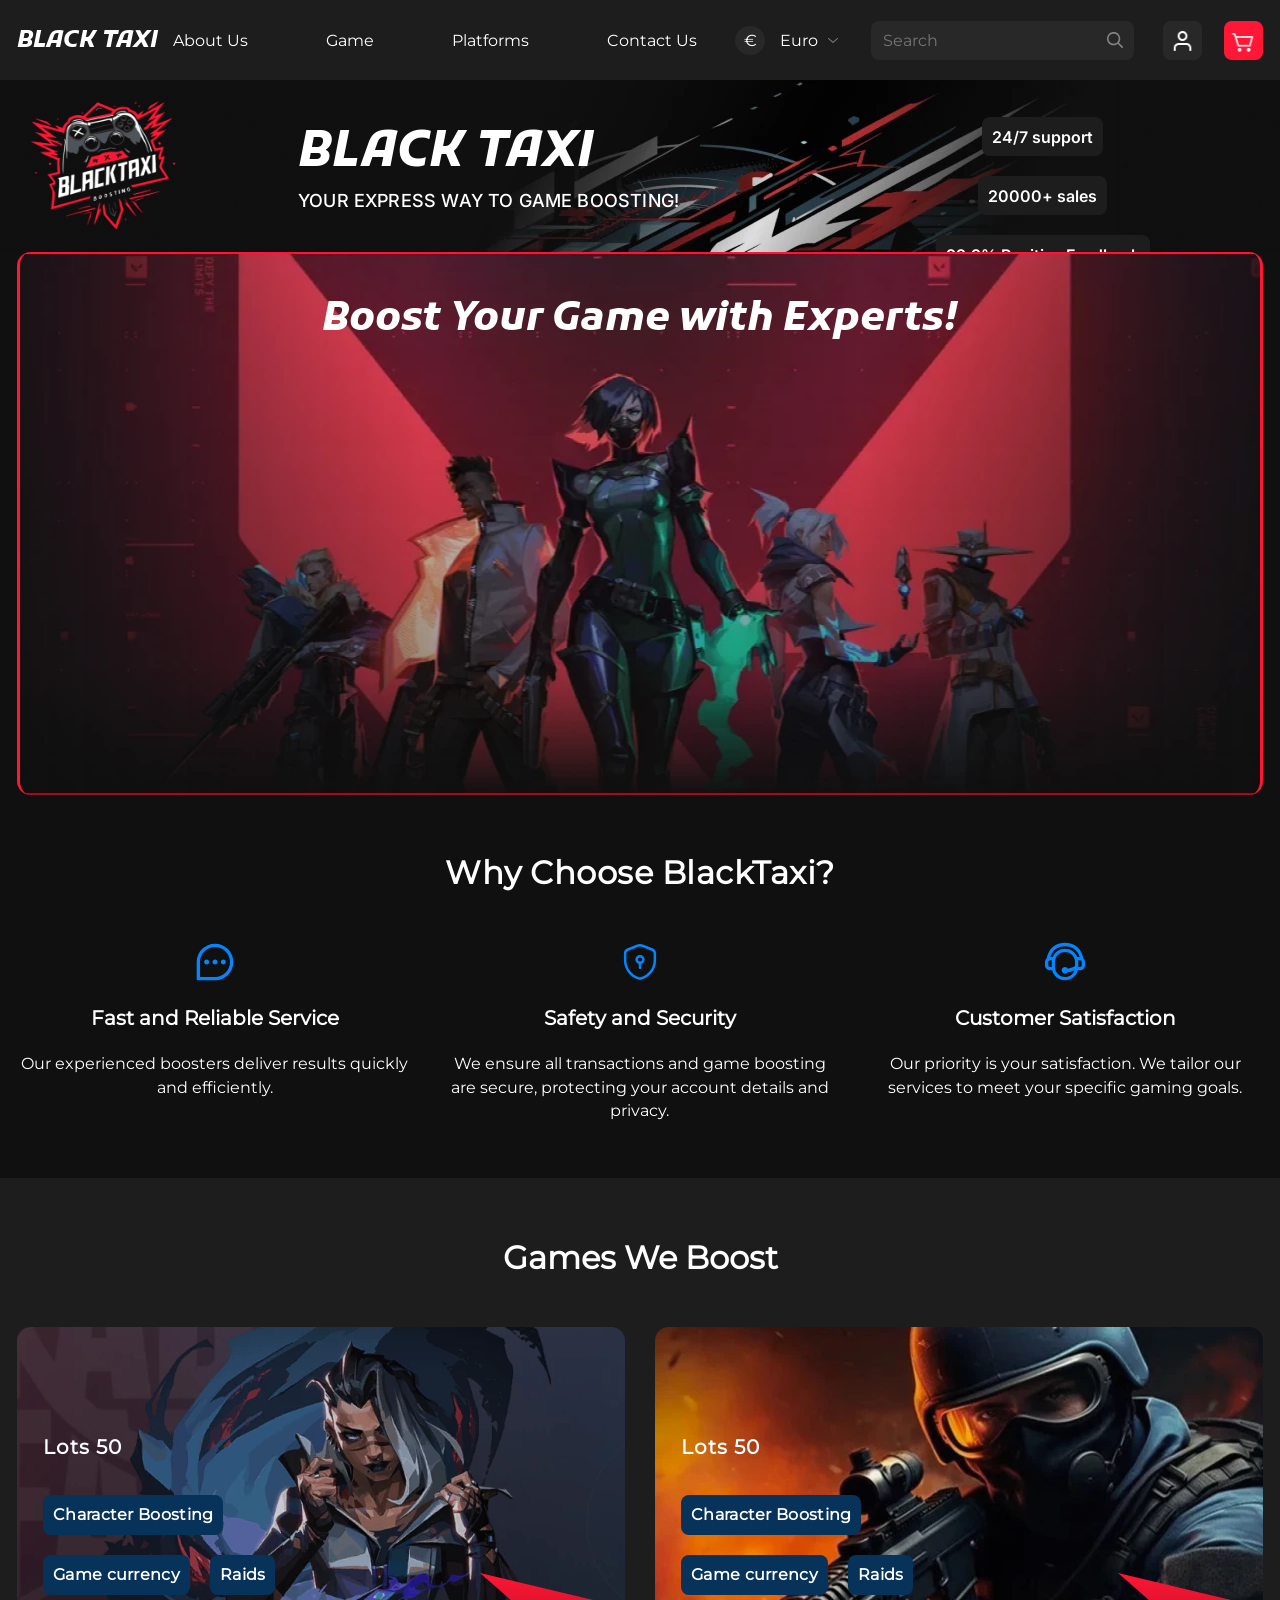
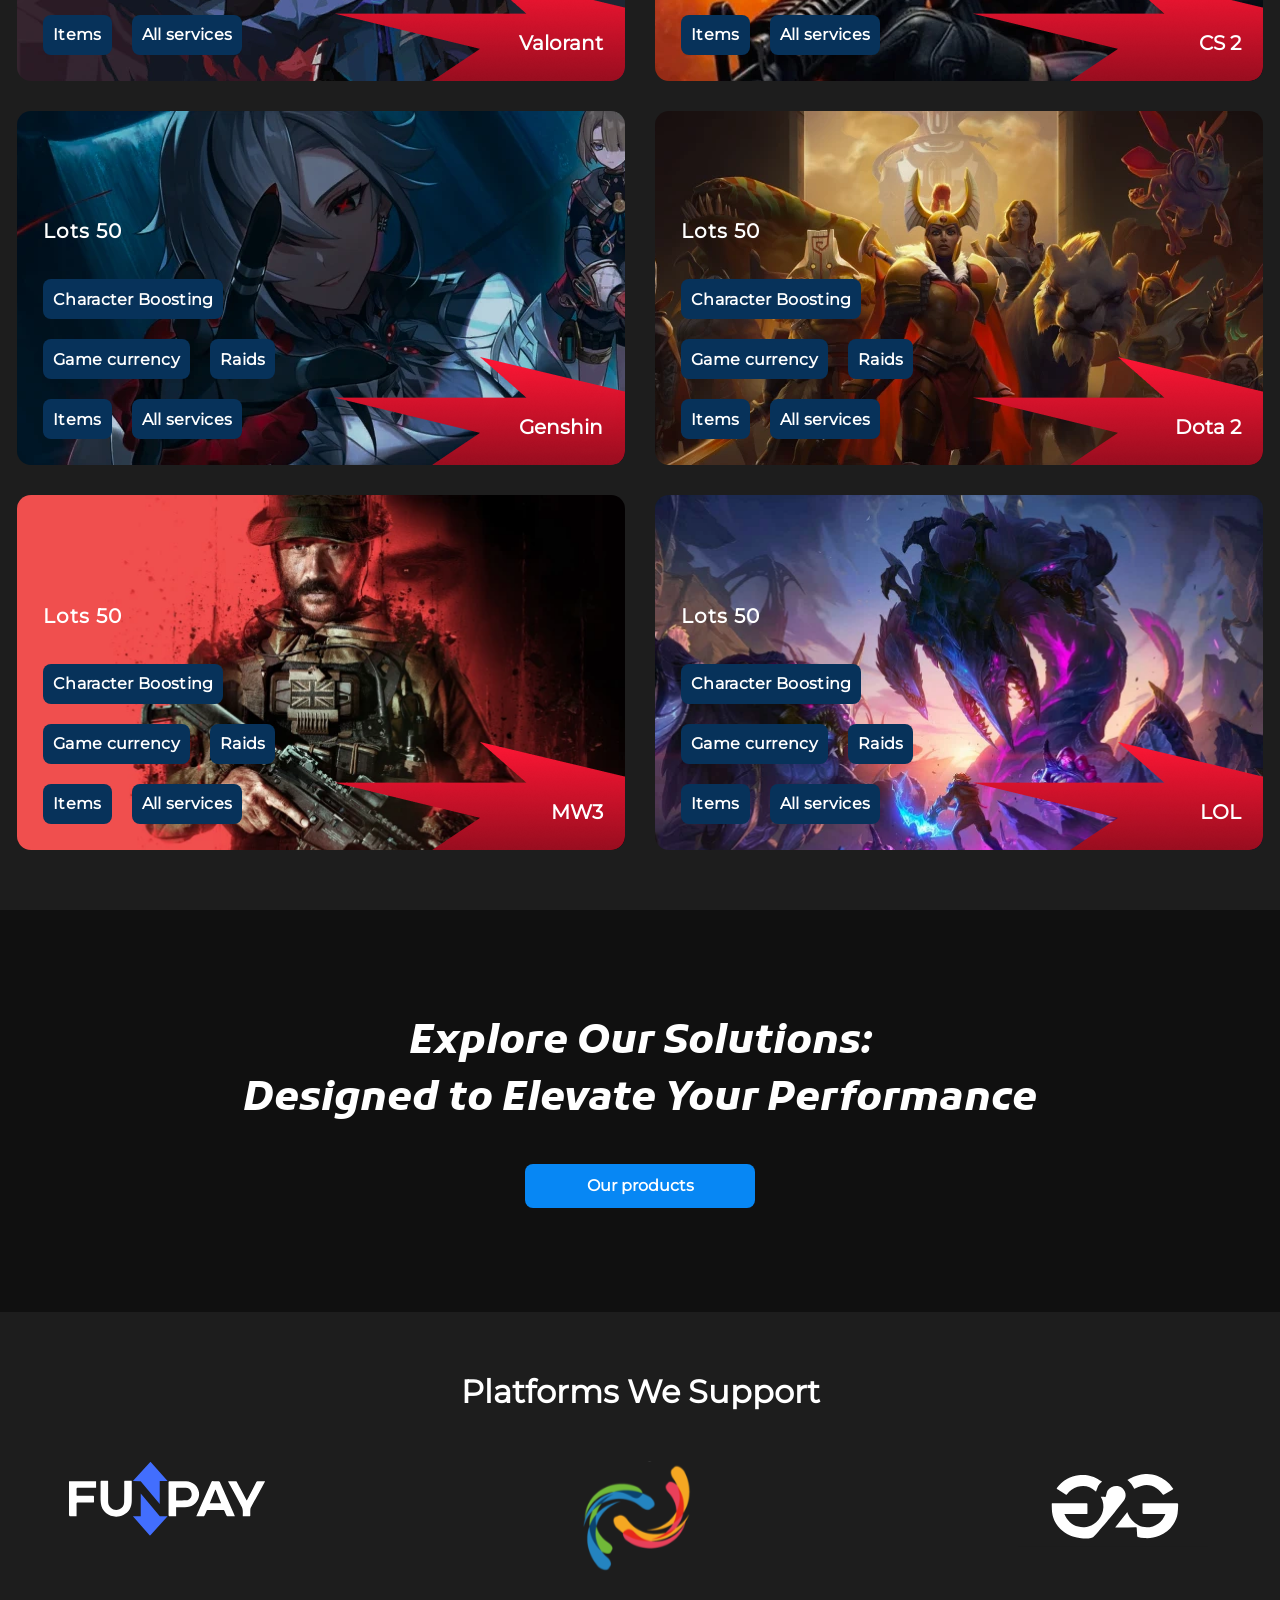
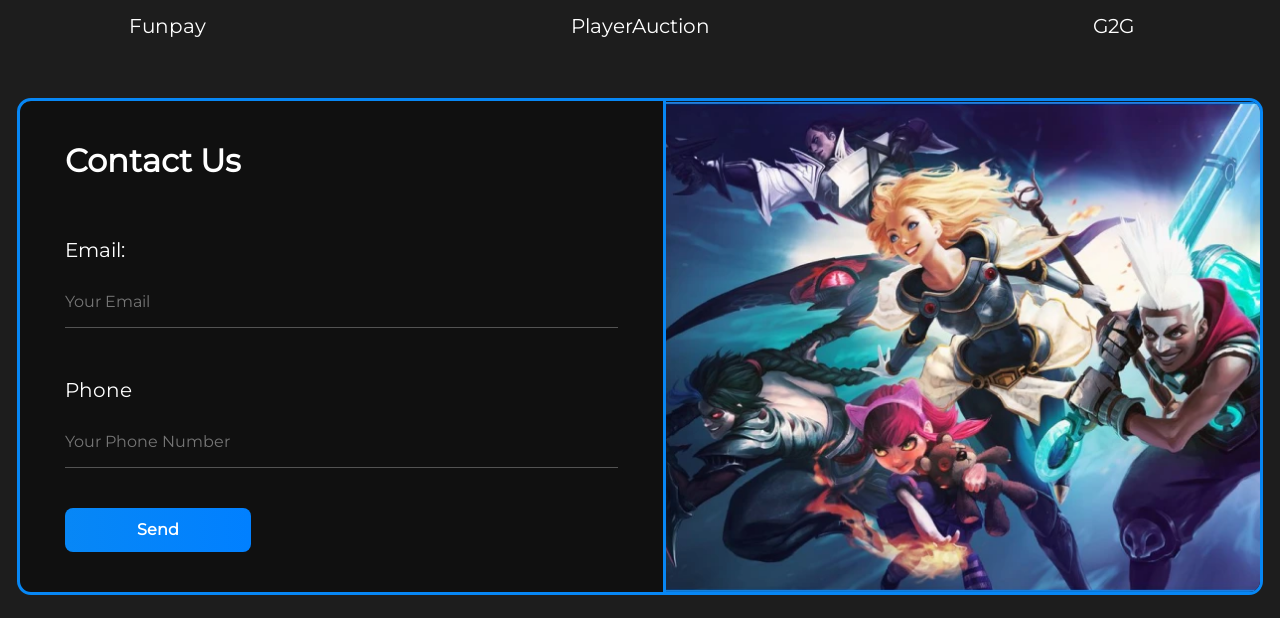
<file: index.html>
<!DOCTYPE html>
<html lang="en">
<head>
  <meta charset="UTF-8">
  <meta name="viewport" content="width=device-width, initial-scale=1.0">
  <title>Black taxi</title>
  <link rel="stylesheet" href="src/css/style.css">
  <link rel="stylesheet" href="src/css/media.css">
  <link rel="preconnect" href="https://fonts.googleapis.com">
  <link rel="preconnect" href="https://fonts.gstatic.com" crossorigin>
  <link href="https://fonts.googleapis.com/css2?family=Inter:wght@100..900&display=swap" rel="stylesheet">
  <link rel="icon" type="image/png" href="src/img/svg/logo.svg">
</head>
<body class="body">
<header class="header">
  <div class="container header__container">
    <button class="header__burger">
      <span class="header__burger-line"></span>
      <span class="header__burger-line"></span>
      <span class="header__burger-line"></span>
    </button>
    <a class="header__logo-link" href="#">
    <div class="header__logo-name">
      BLACK TAXI
    </div>
    </a>
    <nav class="header__nav">
      <div class="header__nav-buttons">
        <a class="header__link-button" href="#">
          <div class="header__nav-button">
            About Us
          </div>
        </a>
        <a class="header__link-button" href="#games-boost">
          <div class="header__nav-button">
            Game
          </div>
        </a>
        <a class="header__link-button" href="#platforms">
          <div class="header__nav-button">
            Platforms
          </div>
        </a>
        <a class="header__link-button" href="#contact-us">
          <div class="header__nav-button">
            Contact Us
          </div>
        </a>
      </div>
    </nav>
    <div class="header__currency">
      <div class="header__currency-sign">€</div>
      <div class="header__dropdown-switcher">Euro
        <ul class="header__switcher-list">
          <li class="header__switcher-item"><a href="#">US dollars</a></li>
          <li class="header__switcher-item"><a href="#">Euro (€)</a></li>
        </ul>
      </div>
    </div>
    <div class="header__right-block">
      <div class="header__search-block">
        <form>
          <input type="text" name="text" class="search header__search-bar" placeholder="Search">
          <input type="submit" name="submit" class="search header__search-button" value="">
        </form>
      </div>
      <a class="header__right-block-button-link" href="#">
        <img class="header__right-block-user-button" src="src/img/user-button.png" alt="">
      </a>
      <a class="header__right-block-button-link" href="#">
        <img class="header__right-block-basket-button" src="src/img/basket-button.png" alt="">
      </a>
    </div>
  </div>
</header>
<main class="main">
  <h1></h1>
  <section class="banner">
    <div class="container">
      <div class="banner__content-block">
        <picture class="banner__logo">
          <source srcset="src/img/svg/logo-320.svg" media="(max-width: 320px)">
          <source srcset="src/img/svg/logo-768.svg" media="(max-width: 1024px)">
          <img src="src/img/svg/logo.svg" alt="Logo">
        </picture>
        <div class="banner__left-block">
          <div class="banner__title">
            BLACK TAXI
          </div>
          <p class="banner__subtitle">
            Your express way to game boosting!
          </p>
        </div>
        <ul class="banner__right-block">
          <li class="banner__item">
            24/7 support
          </li>
          <li class="banner__item">
            20000+ sales
          </li>
          <li class="banner__item">
            99.9% Positive Feedback
          </li>
        </ul>
      </div>
    </div>
  </section>
  <section class="choose">
    <div class="container">
      <div class="choose__image">
        <h2 class="choose__image-text">
        Boost Your Game with Experts!
        </h2>
      </div>
      <h2 class="choose__title">
        Why Choose BlackTaxi?
      </h2>
      <div class="choose__cards-block">
        <div class="choose__card choose__card_img-chat">
          <h3 class="choose__card-title">
            Fast and Reliable Service
          </h3>
          <p class="choose__card-description">
            Our experienced boosters deliver results quickly and
            efficiently.
          </p>
        </div>
        <div class="choose__card choose__card_img-security-safe">
          <h3 class="choose__card-title">
            Safety and Security
          </h3>
          <p class="choose__card-description">
            We ensure all transactions and game boosting are secure,
            protecting your account details and privacy.
          </p>
        </div>
        <div class="choose__card choose__card_img-support">
          <h3 class="choose__card-title">
            Customer Satisfaction
          </h3>
          <p class="choose__card-description">
            Our priority is your satisfaction. We tailor our services to
            meet your specific gaming goals.
          </p>
        </div>
      </div>
    </div>
  </section>
  <section class="games-boost" id="games-boost">
    <div class="container">
      <h2 class="games-boost__title">
        Games We Boost
      </h2>
      <div class="games-boost__cards-block">
        <div class="games-boost__card games-boost__card_background-1">
          <div class="games-boost__left-block">
            <h3 class="games-boost__left-block-title">
              Lots 50
            </h3>
            <a href="">
              <div class="games-boost__left-block-item">
                Character Boosting
              </div>
            </a>
            <a href="">
              <div class="games-boost__left-block-item">
                Game currency
              </div>
            </a>
            <a href="">
              <div class="games-boost__left-block-item">
                Raids
              </div>
            </a>
            <a href="">
              <div class="games-boost__left-block-item">
                Items
              </div>
            </a>
            <a href="">
              <div class="games-boost__left-block-item">
                All services
              </div>
            </a>
          </div>
          <div class="games-boost__red-block">
            <div class="games-boost__red-block-game-name">
              Valorant
            </div>
          </div>
        </div>
        <div class="games-boost__card games-boost__card_background-2">
          <div class="games-boost__left-block">
            <h3 class="games-boost__left-block-title">
              Lots 50
            </h3>
            <a href="">
              <div class="games-boost__left-block-item">
                Character Boosting
              </div>
            </a>
            <a href="">
              <div class="games-boost__left-block-item">
                Game currency
              </div>
            </a>
            <a href="">
              <div class="games-boost__left-block-item">
                Raids
              </div>
            </a>
            <a href="">
              <div class="games-boost__left-block-item">
                Items
              </div>
            </a>
            <a href="">
              <div class="games-boost__left-block-item">
                All services
              </div>
            </a>
          </div>
          <div class="games-boost__red-block">
            <div class=games-boost__red-block-game-name>
              CS 2
            </div>
          </div>
        </div>
        <div class="games-boost__card games-boost__card_background-3">
          <div class="games-boost__left-block">
            <h3 class="games-boost__left-block-title">
              Lots 50
            </h3>
            <a href="">
              <div class="games-boost__left-block-item">
                Character Boosting
              </div>
            </a>
            <a href="">
              <div class="games-boost__left-block-item">
                Game currency
              </div>
            </a>
            <a href="">
              <div class="games-boost__left-block-item">
                Raids
              </div>
            </a>
            <a href="">
              <div class="games-boost__left-block-item">
                Items
              </div>
            </a>
            <a href="">
              <div class="games-boost__left-block-item">
                All services
              </div>
            </a>
          </div>
          <div class="games-boost__red-block">
            <div class=games-boost__red-block-game-name>
              Genshin
            </div>
          </div>
        </div>
        <div class="games-boost__card games-boost__card_background-4">
          <div class="games-boost__left-block">
            <h3 class="games-boost__left-block-title">
              Lots 50
            </h3>
            <a href="">
              <div class="games-boost__left-block-item">
                Character Boosting
              </div>
            </a>
            <a href="">
              <div class="games-boost__left-block-item">
                Game currency
              </div>
            </a>
            <a href="">
              <div class="games-boost__left-block-item">
                Raids
              </div>
            </a>
            <a href="">
              <div class="games-boost__left-block-item">
                Items
              </div>
            </a>
            <a href="">
              <div class="games-boost__left-block-item">
                All services
              </div>
            </a>
          </div>
          <div class="games-boost__red-block">
            <div class=games-boost__red-block-game-name>
              Dota 2
            </div>
          </div>
        </div>
        <div class="games-boost__card games-boost__card_background-5">
          <div class="games-boost__left-block">
            <h3 class="games-boost__left-block-title">
              Lots 50
            </h3>
            <a href="">
              <div class="games-boost__left-block-item">
                Character Boosting
              </div>
            </a>
            <a href="">
              <div class="games-boost__left-block-item">
                Game currency
              </div>
            </a>
            <a href="">
              <div class="games-boost__left-block-item">
                Raids
              </div>
            </a>
            <a href="">
              <div class="games-boost__left-block-item">
                Items
              </div>
            </a>
            <a href="">
              <div class="games-boost__left-block-item">
                All services
              </div>
            </a>
          </div>
          <div class="games-boost__red-block">
            <div class=games-boost__red-block-game-name>
              MW3
            </div>
          </div>
        </div>
        <div class="games-boost__card games-boost__card_background-6 ">
          <div class="games-boost__left-block">
            <h3 class="games-boost__left-block-title">
              Lots 50
            </h3>
            <a href="">
              <div class="games-boost__left-block-item">
                Character Boosting
              </div>
            </a>
            <a href="">
              <div class="games-boost__left-block-item">
                Game currency
              </div>
            </a>
            <a href="">
              <div class="games-boost__left-block-item">
                Raids
              </div>
            </a>
            <a href="">
              <div class="games-boost__left-block-item">
                Items
              </div>
            </a>
            <a href="">
              <div class="games-boost__left-block-item">
                All services
              </div>
            </a>
          </div>
          <div class="games-boost__red-block">
            <div class=games-boost__red-block-game-name>
              LOL
            </div>
          </div>
        </div>
      </div>
    </div>
  </section>
  <section class="products">
    <div class="container">
      <div class="products__block">
        <h2 class="products__title">
          Explore Our Solutions: <br> Designed to Elevate Your Performance
        </h2>
        <a class="products__button-link" href="#">
          <div class="products__button">
            Our products
          </div>
        </a>
      </div>
    </div>
  </section>
  <section class="support" id="platforms">
    <div class="container">
      <h2 class="support__title">
        Platforms We Support
      </h2>
      <div class="support__content-block">
        <ul class="support__cards-block">
          <li class="support__card-block support__card-block_logo-background-1">
            Funpay
          </li>
          <li class="support__card-block support__card-block_logo-background-2">
            PlayerAuction
          </li>
          <li class="support__card-block support__card-block_logo-background-3">
            G2G
          </li>
        </ul>
        <div class="support__block" id="contact-us">
          <form class="support__block-form" action="#" method="POST">
            <h2 class="support__block-form-title">
              Contact Us
            </h2>
            <label class="support__block-form-description" for="email">
              Email:
            </label>
            <input class="support__block-form-text support__block-form-text_email" type="email" name="email" id="email"
                   placeholder="Your Email" required>
            <label class="support__block-form-description" for="phone">
              Phone
            </label>
            <input class="support__block-form-text support__block-form-text_phone" type="tel" name="phone" id="phone"
                   placeholder="Your Phone Number" required>
            <button class="support-content-block-form-button" type="submit">
              Send
            </button>
          </form>
          <div class="support__block-image">
          </div>
        </div>
      </div>
    </div>
  </section>
</main>
</body>
</html>
</file>
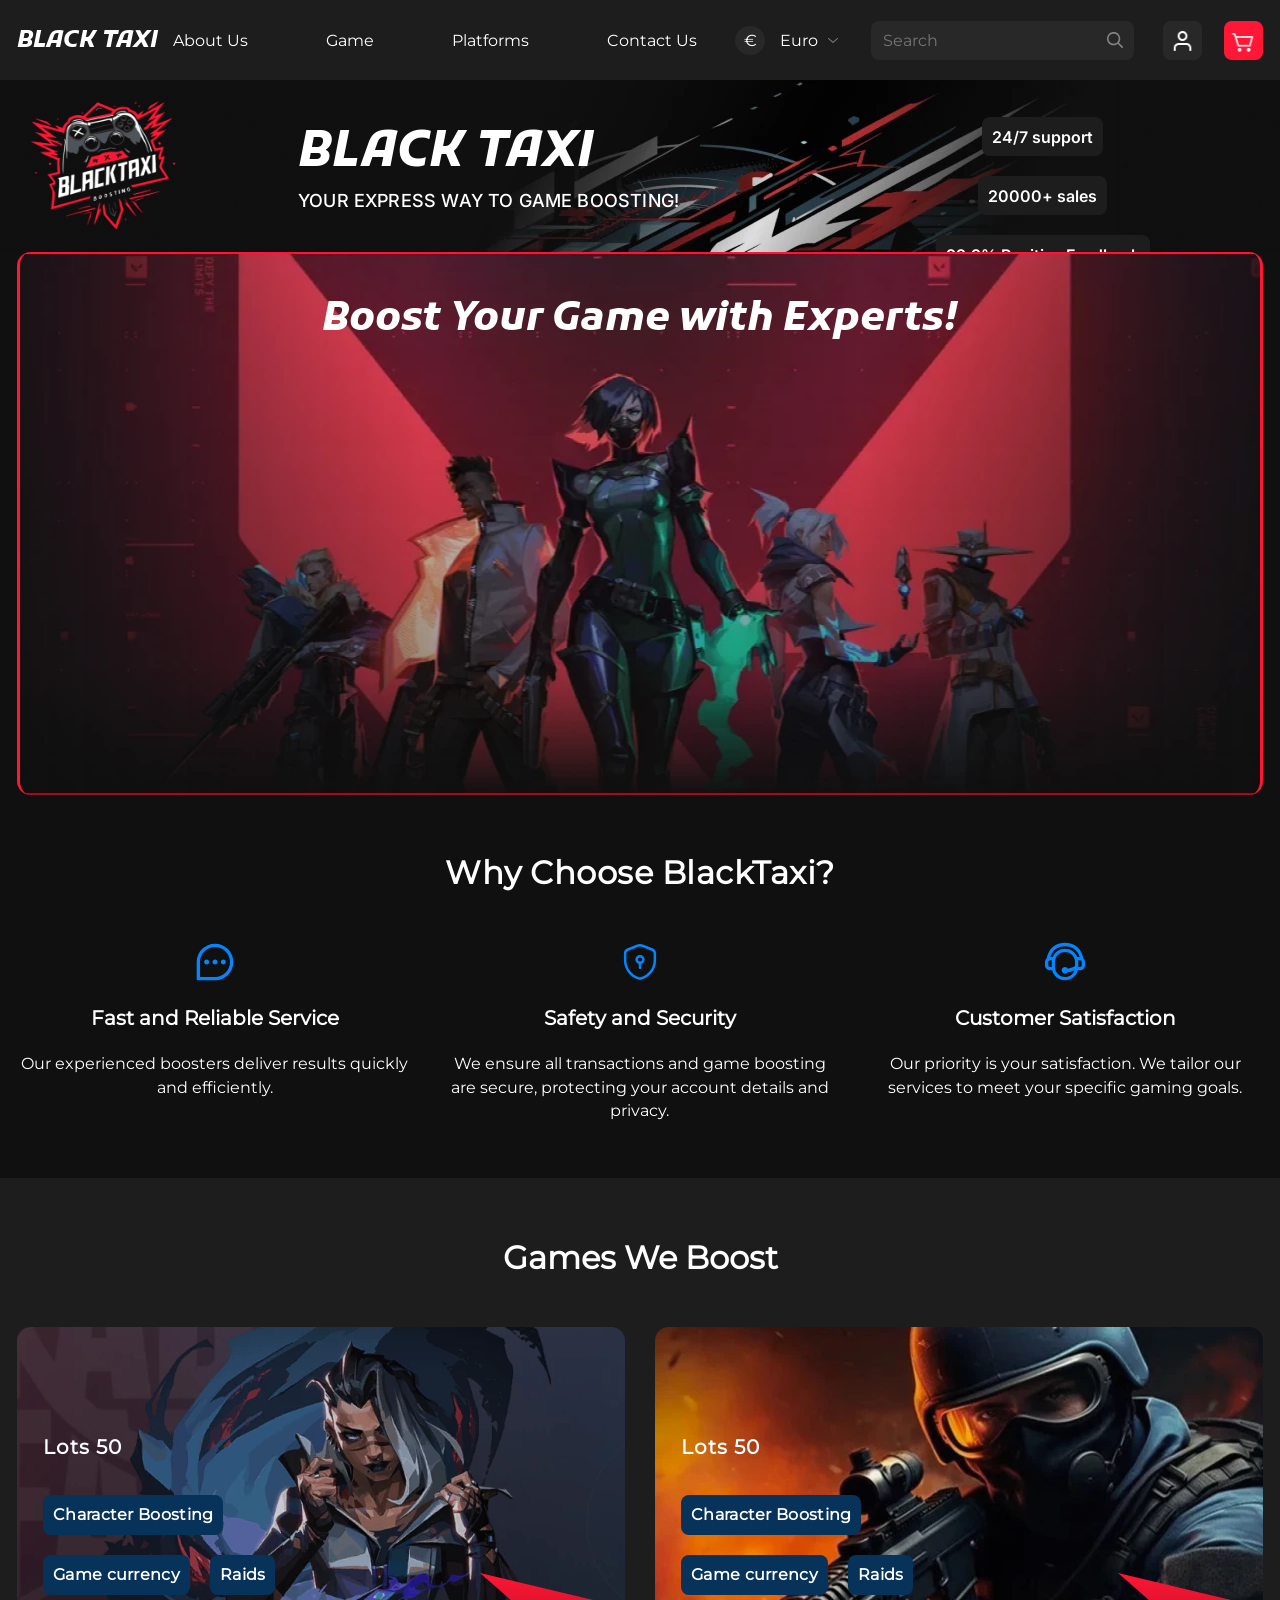
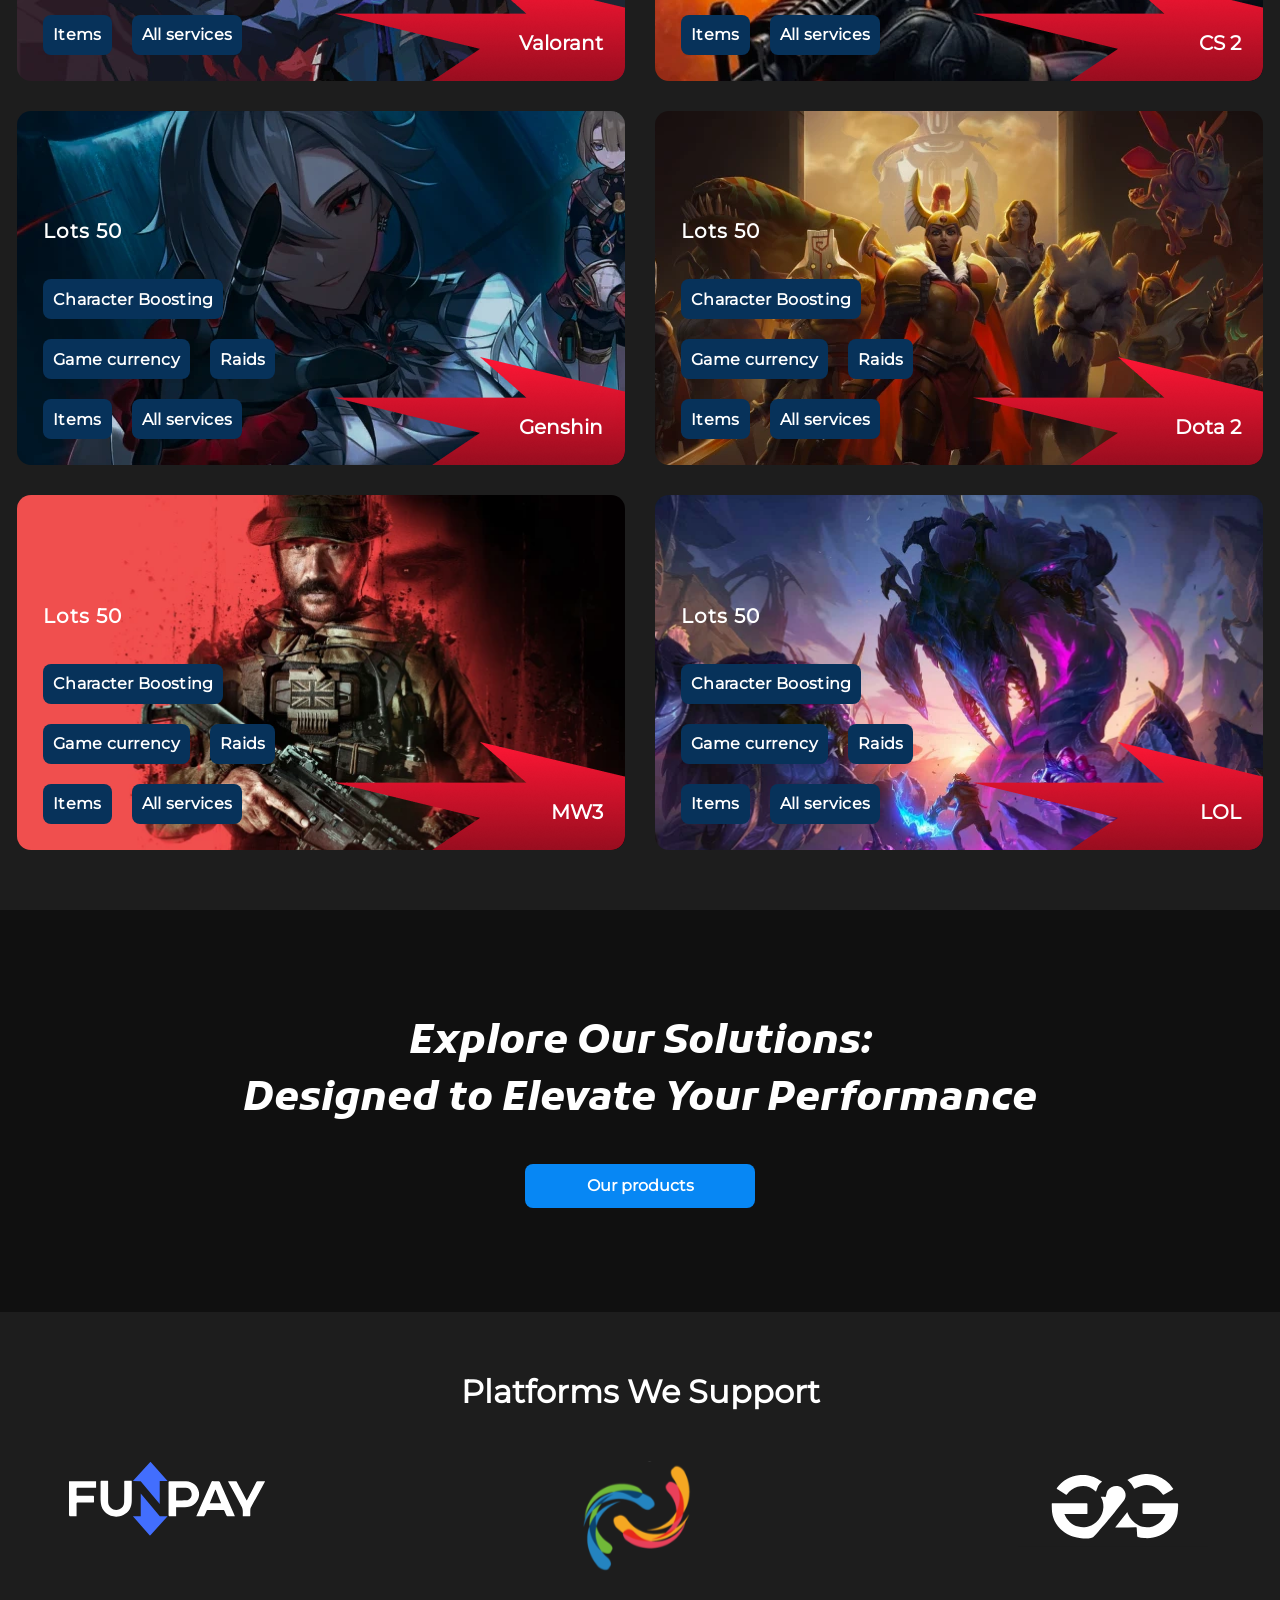
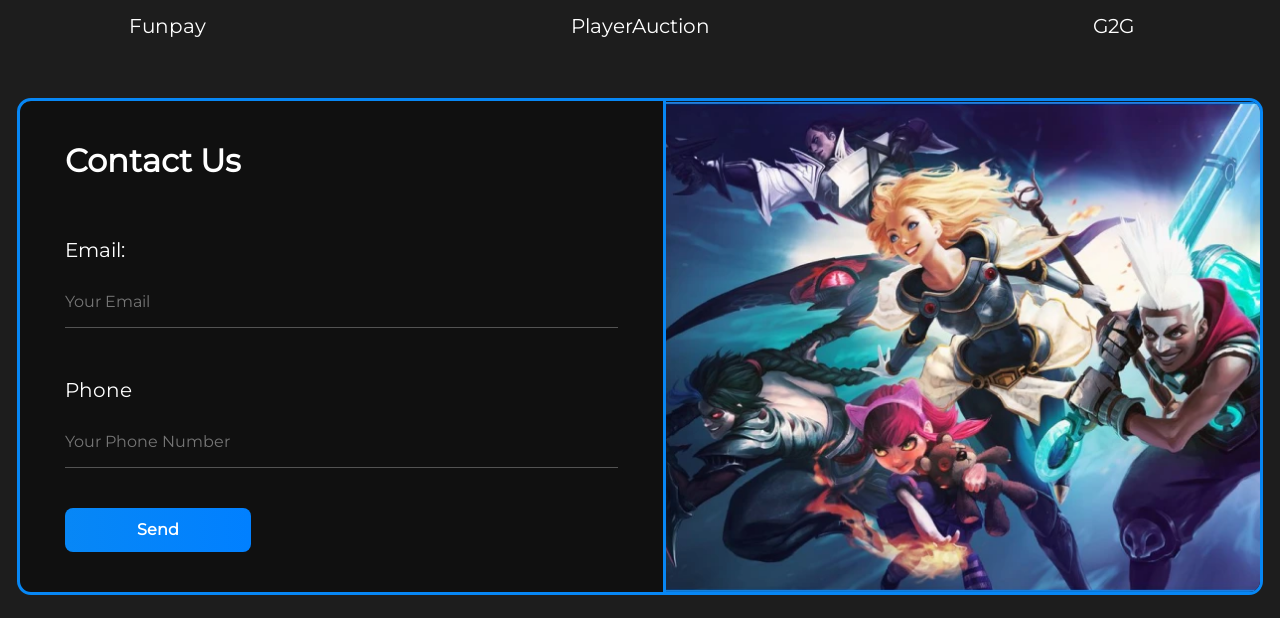
<file: src/index.html>
<!DOCTYPE html>
<html lang="en">
<head>
  <meta charset="UTF-8">
  <meta name="viewport" content="width=device-width, initial-scale=1.0">
  <title>Black taxi</title>
  <link rel="stylesheet" href="css/style.css">
  <link rel="stylesheet" href="css/media.css">
  <link rel="preconnect" href="https://fonts.googleapis.com">
  <link rel="preconnect" href="https://fonts.gstatic.com" crossorigin>
  <link href="https://fonts.googleapis.com/css2?family=Inter:wght@100..900&display=swap" rel="stylesheet">
  <link rel="icon" type="image/png" href="img/svg/logo.svg">
</head>
<body class="body">
<header class="header">
  <div class="container header__container">
    <button class="header__burger">
      <span class="header__burger-line"></span>
      <span class="header__burger-line"></span>
      <span class="header__burger-line"></span>
    </button>
    <a class="header__logo-link" href="#">
    <div class="header__logo-name">
      BLACK TAXI
    </div>
    </a>
    <nav class="header__nav">
      <div class="header__nav-buttons">
        <a class="header__link-button" href="#">
          <div class="header__nav-button">
            About Us
          </div>
        </a>
        <a class="header__link-button" href="#games-boost">
          <div class="header__nav-button">
            Game
          </div>
        </a>
        <a class="header__link-button" href="#platforms">
          <div class="header__nav-button">
            Platforms
          </div>
        </a>
        <a class="header__link-button" href="#contact-us">
          <div class="header__nav-button">
            Contact Us
          </div>
        </a>
      </div>
    </nav>
    <div class="header__currency">
      <div class="header__currency-sign">€</div>
      <div class="header__dropdown-switcher">Euro
        <ul class="header__switcher-list">
          <li class="header__switcher-item"><a href="#">US dollars</a></li>
          <li class="header__switcher-item"><a href="#">Euro (€)</a></li>
        </ul>
      </div>
    </div>
    <div class="header__right-block">
      <div class="header__search-block">
        <form>
          <input type="text" name="text" class="search header__search-bar" placeholder="Search">
          <input type="submit" name="submit" class="search header__search-button" value="">
        </form>
      </div>
      <a class="header__right-block-button-link" href="#">
        <img class="header__right-block-user-button" src="img/user-button.png" alt="">
      </a>
      <a class="header__right-block-button-link" href="#">
        <img class="header__right-block-basket-button" src="img/basket-button.png" alt="">
      </a>
    </div>
  </div>
</header>
<main class="main">
  <h1></h1>
  <section class="banner">
    <div class="container">
      <div class="banner__content-block">
        <picture class="banner__logo">
          <source srcset="img/svg/logo-320.svg" media="(max-width: 320px)">
          <source srcset="img/svg/logo-768.svg" media="(max-width: 1024px)">
          <img src="img/svg/logo.svg" alt="Logo">
        </picture>
        <div class="banner__left-block">
          <div class="banner__title">
            BLACK TAXI
          </div>
          <p class="banner__subtitle">
            Your express way to game boosting!
          </p>
        </div>
        <ul class="banner__right-block">
          <li class="banner__item">
            24/7 support
          </li>
          <li class="banner__item">
            20000+ sales
          </li>
          <li class="banner__item">
            99.9% Positive Feedback
          </li>
        </ul>
      </div>
    </div>
  </section>
  <section class="choose">
    <div class="container">
      <div class="choose__image">
        <h2 class="choose__image-text">
        Boost Your Game with Experts!
        </h2>
      </div>
      <h2 class="choose__title">
        Why Choose BlackTaxi?
      </h2>
      <div class="choose__cards-block">
        <div class="choose__card choose__card_img-chat">
          <h3 class="choose__card-title">
            Fast and Reliable Service
          </h3>
          <p class="choose__card-description">
            Our experienced boosters deliver results quickly and
            efficiently.
          </p>
        </div>
        <div class="choose__card choose__card_img-security-safe">
          <h3 class="choose__card-title">
            Safety and Security
          </h3>
          <p class="choose__card-description">
            We ensure all transactions and game boosting are secure,
            protecting your account details and privacy.
          </p>
        </div>
        <div class="choose__card choose__card_img-support">
          <h3 class="choose__card-title">
            Customer Satisfaction
          </h3>
          <p class="choose__card-description">
            Our priority is your satisfaction. We tailor our services to
            meet your specific gaming goals.
          </p>
        </div>
      </div>
    </div>
  </section>
  <section class="games-boost" id="games-boost">
    <div class="container">
      <h2 class="games-boost__title">
        Games We Boost
      </h2>
      <div class="games-boost__cards-block">
        <div class="games-boost__card games-boost__card_background-1">
          <div class="games-boost__left-block">
            <h3 class="games-boost__left-block-title">
              Lots 50
            </h3>
            <a href="">
              <div class="games-boost__left-block-item">
                Character Boosting
              </div>
            </a>
            <a href="">
              <div class="games-boost__left-block-item">
                Game currency
              </div>
            </a>
            <a href="">
              <div class="games-boost__left-block-item">
                Raids
              </div>
            </a>
            <a href="">
              <div class="games-boost__left-block-item">
                Items
              </div>
            </a>
            <a href="">
              <div class="games-boost__left-block-item">
                All services
              </div>
            </a>
          </div>
          <div class="games-boost__red-block">
            <div class="games-boost__red-block-game-name">
              Valorant
            </div>
          </div>
        </div>
        <div class="games-boost__card games-boost__card_background-2">
          <div class="games-boost__left-block">
            <h3 class="games-boost__left-block-title">
              Lots 50
            </h3>
            <a href="">
              <div class="games-boost__left-block-item">
                Character Boosting
              </div>
            </a>
            <a href="">
              <div class="games-boost__left-block-item">
                Game currency
              </div>
            </a>
            <a href="">
              <div class="games-boost__left-block-item">
                Raids
              </div>
            </a>
            <a href="">
              <div class="games-boost__left-block-item">
                Items
              </div>
            </a>
            <a href="">
              <div class="games-boost__left-block-item">
                All services
              </div>
            </a>
          </div>
          <div class="games-boost__red-block">
            <div class=games-boost__red-block-game-name>
              CS 2
            </div>
          </div>
        </div>
        <div class="games-boost__card games-boost__card_background-3">
          <div class="games-boost__left-block">
            <h3 class="games-boost__left-block-title">
              Lots 50
            </h3>
            <a href="">
              <div class="games-boost__left-block-item">
                Character Boosting
              </div>
            </a>
            <a href="">
              <div class="games-boost__left-block-item">
                Game currency
              </div>
            </a>
            <a href="">
              <div class="games-boost__left-block-item">
                Raids
              </div>
            </a>
            <a href="">
              <div class="games-boost__left-block-item">
                Items
              </div>
            </a>
            <a href="">
              <div class="games-boost__left-block-item">
                All services
              </div>
            </a>
          </div>
          <div class="games-boost__red-block">
            <div class=games-boost__red-block-game-name>
              Genshin
            </div>
          </div>
        </div>
        <div class="games-boost__card games-boost__card_background-4">
          <div class="games-boost__left-block">
            <h3 class="games-boost__left-block-title">
              Lots 50
            </h3>
            <a href="">
              <div class="games-boost__left-block-item">
                Character Boosting
              </div>
            </a>
            <a href="">
              <div class="games-boost__left-block-item">
                Game currency
              </div>
            </a>
            <a href="">
              <div class="games-boost__left-block-item">
                Raids
              </div>
            </a>
            <a href="">
              <div class="games-boost__left-block-item">
                Items
              </div>
            </a>
            <a href="">
              <div class="games-boost__left-block-item">
                All services
              </div>
            </a>
          </div>
          <div class="games-boost__red-block">
            <div class=games-boost__red-block-game-name>
              Dota 2
            </div>
          </div>
        </div>
        <div class="games-boost__card games-boost__card_background-5">
          <div class="games-boost__left-block">
            <h3 class="games-boost__left-block-title">
              Lots 50
            </h3>
            <a href="">
              <div class="games-boost__left-block-item">
                Character Boosting
              </div>
            </a>
            <a href="">
              <div class="games-boost__left-block-item">
                Game currency
              </div>
            </a>
            <a href="">
              <div class="games-boost__left-block-item">
                Raids
              </div>
            </a>
            <a href="">
              <div class="games-boost__left-block-item">
                Items
              </div>
            </a>
            <a href="">
              <div class="games-boost__left-block-item">
                All services
              </div>
            </a>
          </div>
          <div class="games-boost__red-block">
            <div class=games-boost__red-block-game-name>
              MW3
            </div>
          </div>
        </div>
        <div class="games-boost__card games-boost__card_background-6 ">
          <div class="games-boost__left-block">
            <h3 class="games-boost__left-block-title">
              Lots 50
            </h3>
            <a href="">
              <div class="games-boost__left-block-item">
                Character Boosting
              </div>
            </a>
            <a href="">
              <div class="games-boost__left-block-item">
                Game currency
              </div>
            </a>
            <a href="">
              <div class="games-boost__left-block-item">
                Raids
              </div>
            </a>
            <a href="">
              <div class="games-boost__left-block-item">
                Items
              </div>
            </a>
            <a href="">
              <div class="games-boost__left-block-item">
                All services
              </div>
            </a>
          </div>
          <div class="games-boost__red-block">
            <div class=games-boost__red-block-game-name>
              LOL
            </div>
          </div>
        </div>
      </div>
    </div>
  </section>
  <section class="products">
    <div class="container">
      <div class="products__block">
        <h2 class="products__title">
          Explore Our Solutions: <br> Designed to Elevate Your Performance
        </h2>
        <a class="products__button-link" href="#">
          <div class="products__button">
            Our products
          </div>
        </a>
      </div>
    </div>
  </section>
  <section class="support" id="platforms">
    <div class="container">
      <h2 class="support__title">
        Platforms We Support
      </h2>
      <div class="support__content-block">
        <ul class="support__cards-block">
          <li class="support__card-block support__card-block_logo-background-1">
            Funpay
          </li>
          <li class="support__card-block support__card-block_logo-background-2">
            PlayerAuction
          </li>
          <li class="support__card-block support__card-block_logo-background-3">
            G2G
          </li>
        </ul>
        <div class="support__block" id="contact-us">
          <form class="support__block-form" action="#" method="POST">
            <h2 class="support__block-form-title">
              Contact Us
            </h2>
            <label class="support__block-form-description" for="email">
              Email:
            </label>
            <input class="support__block-form-text support__block-form-text_email" type="email" name="email" id="email"
                   placeholder="Your Email" required>
            <label class="support__block-form-description" for="phone">
              Phone
            </label>
            <input class="support__block-form-text support__block-form-text_phone" type="tel" name="phone" id="phone"
                   placeholder="Your Phone Number" required>
            <button class="support-content-block-form-button" type="submit">
              Send
            </button>
          </form>
          <div class="support__block-image">
          </div>
        </div>
      </div>
    </div>
  </section>
</main>
</body>
</html>
</file>
<file: src/css/style.css>
@font-face {
  font-family: "Montserrat";
  src: local("Montserrat"),
  url("../fonts/montserrat/Montserrat-VariableFont_wght.ttf");
  font-style: normal;
  font-weight: normal;
}

@font-face {
  font-family: "Kufam";
  src: local("Montserrat"),
  url("../fonts/kufam/Kufam-Italic-VariableFont_wght.ttf");
  font-style: normal;
  font-weight: normal;
}

@font-face {
  font-family: "Kufam";
  src: local("Montserrat"),
  url("../fonts/kufam/Kufam-BoldItalic.ttf");
  font-style: normal;
  font-weight: normal;
}

/* global */
* {
  margin: 0;
  padding: 0;
  box-sizing: border-box;
}

html {
  box-sizing: border-box;
  overflow-y: scroll;
  scrollbar-width: none;
  scroll-behavior: smooth;
}

.body {
  margin: 0;
  background-color: #1D1D1D;
}

h1 {
  display: none;
}

h3 {
  margin: 0;
}

h2 {
  font-family: "Montserrat", sans-serif;
}

a {
  text-decoration: none;
}

ul {
  list-style-type: none;
}

p {
  margin: 0;
}

main {
  display: flex;
  justify-content: center;
}

.container {
  margin: 0 auto;
  padding: 0 17px;
  max-width: 1564px;
  width: 100%;
}

/* header */
.header {
  display: flex;
  align-items: center;
  justify-content: space-between;
  height: 80px;
  background-color: #1D1D1D;
  white-space: nowrap;
}

.header__container {
  display: flex;
  align-items: center;
  height: 100%;
}

.header__burger {
  display: none;
}

.header__logo-link {
  margin-right: 15px;
  width: 142px;
}

.header__logo-name {
  display: inline-block;
  height: 31px;
  font-family: "Kufam", sans-serif;
  font-size: 24px;
  font-style: italic;
  font-weight: 700;
  white-space: nowrap;
  text-transform: uppercase;
  color: #fff;
  vertical-align: middle;
}

.header__nav {
  display: inline-block;
  margin-left: auto;
  margin-right: auto;
  max-width: 593px;
  width: 100%;
  height: 39px;
  vertical-align: middle;
}

.header__nav-buttons {
  display: inline-flex;
  padding-top: 11px;
  width: 100%;
  max-width: 592px;
  vertical-align: middle;
}

.header__nav-buttons > a {
  display: inline-block;
  height: 29px;
  text-decoration: none;
}

.header__nav-button {
  position: relative;
  display: inline-block;
  font-family: "Montserrat", sans-serif;
  font-weight: 500;
  font-size: 16px;
  line-height: 115%;
  white-space: nowrap;
  color: #fff;
}

.header__link-button {
  position: relative;
}

.header__link-button:not(:last-child) {
  margin-right: auto;
}

.header__link-button::after {
  position: absolute;
  left: 0;
  bottom: 2px;
  border-radius: 8px;
  width: 100%;
  height: 2px;
  content: '';
  background-color: rgba(255, 23, 53, 1);
  opacity: 0;
  transition: opacity 0.3s ease;
}

.header__link-button:hover::after {
  opacity: 1;
}

.header__nav-buttons > a:hover .header__link-button {
  display: block;
}

.header__currency {
  position: relative;
  display: inline-flex;
  align-items: center;
  padding: 5px;
  margin-left: 33px;
  margin-right: 28px;
  width: 121px;
  height: 29px;
  font-family: "Montserrat", sans-serif;
  vertical-align: middle;
}

.header__currency-sign {
  position: relative;
  display: flex;
  justify-content: center;
  align-items: center;
  margin-right: 15px;
  padding: 0;
  border-radius: 20px;
  width: 30px;
  height: 29px;
  color: #FFFFFF;
  background: #282828;
}

.header__dropdown-switcher {
  position: relative;
  width: 58px;
  height: 19px;
  color: #FFFFFF;
  background-image: url("../img/svg/dropdown-arrow.svg");
  background-position: right center;
  background-repeat: no-repeat;
  background-color: rgba(255, 0, 0, 0);
}

.header__switcher-list {
  position: absolute;
  right: 1px;
  top: 30px;
  display: flex;
  flex-direction: column;
  justify-content: center;
  align-items: center;
  gap: 4px;
  padding: 0;
  padding-top: 37px;
  border-radius: 6px;
  width: 98px;
  height: 98px;
  font-family: "Montserrat", sans-serif;
  list-style-type: none;
  opacity: 0;
  visibility: hidden;
  transition: opacity 0.3s ease-in-out, visibility 0.3s ease-in-out;
}

.header__switcher-list::after {
  content: '';
  position: absolute;
  top: 30px;
  bottom: 0;
  left: 0;
  right: 0;
  background: #191919;
  z-index: -1;
}

.header__currency::after {
  display: block;
  bottom: 20px;
  margin: 0;
  width: 100%;
  height: 20px;
}

.header__switcher-item {
  height: 25px;
}

.header__switcher-item a {
  font-weight: 400;
  font-size: 12px;
  text-decoration: none;
  line-height: 153%;
  color: #fff;
}

.header__currency:hover .header__switcher-list {
  display: flex;
  flex-direction: column;
  justify-content: center;
  align-items: center;
  gap: 4px;
  opacity: 1;
  visibility: visible;
}

.header__right-block {
  display: inline-flex;
  width: 100%;
  max-width: 392px;
  vertical-align: middle;
  white-space: nowrap;
}

.header__search-block {
  margin-right: 22px;
  max-width: 275px;
  width: 100%;
}

form {
  display: flex;
  max-width: 275px;
  width: 100%;
}

.header__search-bar {
  align-items: center;
  padding: 0 0 0 12px;
  border: 0;
  border-radius: 8px 0 0 8px;
  width: 224px;
  height: 39px;
  outline: none;
  font-family: "Montserrat", sans-serif;
  font-weight: 500;
  font-size: 16px;
  line-height: 115%;
  color: #848484;
  background-position: right center;
  background-repeat: no-repeat;
  background-color: #282828;
}

.header__search-button {
  display: inline-block;
  padding: 0;
  border: 0;
  border-radius: 0 8px 8px 0;
  width: 39px;
  height: 39px;
  cursor: pointer;
  background-image: url("../img/svg/Search-icon.svg");
  background-position: center;
  background-repeat: no-repeat;
  background-color: #282828;
}

.header__right-block-button-link {
  display: inline-block;
  height: 39px;
}

.header__right-block-user-button {
  display: inline-block;
  margin-right: 22px;
  width: 39px;
  height: 39px;
}

.header__right-block-basket-button {
  display: inline-block;
  width: 39px;
  height: 39px;
}

/* banner */
.main {
  position: static;
  display: flex;
  flex-direction: column;
}

.banner {
  position: relative;
  width: 100%;
  min-height: 172px;
  background-color: #101010;
  z-index: -2;
}

.banner::before {
  content: "";
  position: absolute;
  top: 0;
  left: 0;
  right: 0;
  bottom: 0;
  background-image: url('../img/background-banner.webp');
  background-size: auto;
  background-position: center;
  background-repeat: no-repeat;
  z-index: -1;
}

.banner__content-block {
  display: flex;
  padding-top: 18px;
  width: 100%;
  height: 136px;
}

.banner__left-block {
  padding-top: 23px;
  padding-bottom: 23px;
}

.banner__title {
  margin-bottom: 4px;
  font-family: "Kufam", sans-serif;
  font-style: italic;
  font-weight: 700;
  font-size: 50px;
  text-transform: uppercase;
  color: #fff;
}

.banner__subtitle {
  font-family: "Inter", sans-serif;
  font-weight: 500;
  font-size: 18px;
  letter-spacing: 0.01em;
  text-transform: uppercase;
  color: #fff;
}

.banner__logo {
  margin-right: 111px;
}

.banner__right-block {
  display: flex;
  justify-content: center;
  align-content: flex-start;
  flex-wrap: wrap;
  column-gap: 30px;
  row-gap: 20px;
  padding-top: 19px;
  margin-left: auto;
  margin-right: 81px;
  min-height: 39px;
  max-width: 279px;
  width: 100%;

}

.banner__item {
  display: flex;
  align-items: center;
  justify-content: center;
  padding-left: 10px;
  padding-right: 10px;
  border-radius: 8px;
  width: max-content;
  min-height: 39px;
  font-family: "Inter", sans-serif;
  font-weight: 600;
  font-size: 16px;
  color: #fff;
  background: #1D1D1D;
}

/* choose-black-taxi */
.choose {
  padding-bottom: 55px;
  width: 100%;
  min-height: 906px;
  background: #101010;
}

.choose::before {
  content: "";
  position: absolute;
  top: 252px;
  left: 0;
  width: 100%;
  min-height: 906px;
  z-index: -1;
}

.choose__image {
  border-radius: 14px;
  border-left: 3px solid #FF1735;
  border-right: 3px solid #FF1735;
  padding-top: 42px;
  margin-bottom: 58px;
  width: 100%;
  height: 543px;
  background-image: url('../img/choose-image.webp');
  background-position: center 0;
  background-repeat: no-repeat;
  background-size: cover;
}

.choose__image-text {
  margin: 0;
  font-family: "Kufam", sans-serif;
  font-style: italic;
  font-weight: 700;
  font-size: 40px;
  text-align: center;
  color: #fff;
}

.choose__title {
  margin: 0;
  margin-bottom: 50px;
  font-family: "Montserrat", sans-serif;
  font-weight: 600;
  font-size: 32px;
  text-align: center;
  letter-spacing: 0.5px;
  color: #fff;
}

.choose__cards-block {
  display: flex;
  justify-content: flex-start;
  flex-wrap: nowrap;
}

.choose__card {
  min-height: 154px;
  max-width: 490px;
  width: 100%;
  font-family: "Montserrat", sans-serif;
  background-image: url('../img/svg/choose-icon-chat.svg')
}

.choose__card:not(:last-child) {
  margin-right: 30px;
}

.choose__card:last-child {
  margin-right: 0;
}

.choose__card_img-chat {
  background-image: url('../img/svg/choose-icon-chat.svg');
  background-position: center top;
  background-repeat: no-repeat;
}

.choose__card_img-security-safe {
  background-image: url('../img/svg/choose-icon-security-safe.svg');
  background-position: center top;
  background-repeat: no-repeat;
}

.choose__card_img-support {
  background-image: url('../img/svg/choose-icon-support.svg');
  background-position: center top;
  background-repeat: no-repeat;
}

.choose__card-title {
  padding-top: 64px;
  padding-bottom: 22px;
  font-weight: 600;
  font-size: 20px;
  text-align: center;
  color: #fff;
}

.choose__card-description {
  font-weight: 500;
  font-size: 16px;
  line-height: 147%;
  text-align: center;
  color: #fff;
}

/* games-boost */
.games-boost {
  width: 100%;
  font-family: "Montserrat", sans-serif;
}

.games-boost__title {
  margin-top: 60px;
  margin-bottom: 50px;
  font-weight: 600;
  font-size: 32px;
  text-align: center;
  color: #fff;
}

.games-boost__cards-block {
  display: flex;
  flex-wrap: wrap;
  margin-bottom: 60px;
  width: 100%;
  min-height: 1123px;
}

.games-boost__card {
  display: flex;
  justify-content: space-between;
  align-items: flex-end;
  border-radius: 14px;
  margin-bottom: 30px;
  width: calc(50% - 15px);
  min-height: 354px;
}

.games-boost__card:not(:nth-child(2n)) {
  margin-right: 30px;
}

.games-boost__card:nth-last-child(-n+2) {
  margin-bottom: 0;
}

.games-boost__card:last-child {
  margin-right: 0;
}

.games-boost__card_background-1 {
  background-image: url('../img/background-boost-1.webp');
  background-repeat: no-repeat;
  background-position: center;
  background-size: cover;
}

.games-boost__card_background-2 {
  background-image: url('../img/background-boost-2.webp');
  background-repeat: no-repeat;
  background-position: center;
  background-size: cover;
}

.games-boost__card_background-3 {
  background-image: url('../img/background-boost-3.webp');
  background-repeat: no-repeat;
  background-position: center;
  background-size: cover;
}

.games-boost__card_background-4 {
  background-image: url('../img/background-boost-4.webp');
  background-repeat: no-repeat;
  background-position: center;
  background-size: cover;
}

.games-boost__card_background-5 {
  border-radius: 14px;
  background-image: url('../img/background-boost-5.webp');
  background-repeat: no-repeat;
  background-position: center;
  background-size: cover;
}

.games-boost__card_background-6 {
  background-image: url('../img/background-boost-6.webp');
  background-repeat: no-repeat;
  background-position: center;
  background-size: cover;
}

.games-boost__left-block {
  display: flex;
  justify-content: flex-start;
  align-content: flex-end;
  flex-wrap: wrap;
  gap: 20px;
  margin-top: 107px;
  margin-left: 26px;
  margin-bottom: 26px;
  width: 234px;
  min-height: 220px;
  letter-spacing: 0.3px;
}

.games-boost__left-block-title {
  margin-bottom: 16px;
  font-weight: 800;
  font-size: 20px;
  letter-spacing: 1px;
  color: #fff;
}

.games-boost__left-block-item {
  display: flex;
  justify-content: center;
  align-items: center;
  padding: 0 10px;
  border-radius: 8px;
  width: max-content;
  min-height: 40px;
  font-weight: 600;
  font-size: 16px;
  color: #fff;
  background: #07325a;
}

.games-boost__red-block {
  display: flex;
  justify-content: flex-end;
  align-items: flex-end;
  border-radius: 14px;
  width: 290px;
  height: 108px;
  background-image: url('../img/red-name.png')
}

.games-boost__red-block-game-name {
  margin-right: 22px;
  margin-bottom: 26px;
  font-weight: 600;
  font-size: 20px;
  color: #fff;
}

/* products */
.products {
  display: flex;
  align-items: center;
  flex-direction: column;
  /*max-width: 1530px;*/
  width: 100%;
  min-height: 402px;
  background: #101010;
}

.products::before {
  content: "";
  position: absolute;
  left: 0;
  width: 100%;
  min-height: 402px;
  background: #101010;
  z-index: -1;
}

.products__block {
  margin-top: 105px;
}

.products__title {
  margin: 0;
  margin-bottom: 34px;
  font-family: "Kufam", sans-serif;
  font-style: italic;
  font-weight: 700;
  font-size: 40px;
  line-height: 144%;
  text-align: center;
  color: #fff;
}

.products__button-link {
  display: flex;
  justify-content: center;
}

.products__button {
  display: flex;
  align-items: center;
  justify-content: center;
  border-radius: 8px;
  width: 230px;
  height: 44px;
  font-family: "Montserrat", sans-serif;
  font-weight: 600;
  font-size: 16px;
  color: #fff;
  background: #0787F4;
  transition: background 0.3s ease-in-out;
}

.products__button:hover {
  background: #0962BD;
}

/* support */
.support {
  /*max-width: 1530px;*/
  width: 100%;
  min-height: 906px;
}

.support__title {
  margin-top: 60px;
  margin-bottom: 50px;
  text-align: center;
  font-weight: 600;
  font-size: 32px;
  color: #fff;
}

.support__content-block {
  width: 100%;
  min-height: 731px;
}

.support__cards-block {
  display: flex;
  flex-wrap: nowrap;
  margin-bottom: 60px;
  font-family: "Montserrat", sans-serif;
}

.support__card-block {
  max-width: 300px;
  width: 100%;
  margin: 0;
  padding: 0;
  padding-top: 153px;
  font-weight: 500;
  font-size: 20px;
  text-align: center;
  color: #fff;
}

.support__card-block:not(:last-child) {
  margin-right: auto;
}

.support__card-block_logo-background-1 {
  background-image: url('../img/svg/funpay-logo.svg');
  background-repeat: no-repeat;
  background-position: top center;
}

.support__card-block_logo-background-2 {
  background-image: url('../img/svg/playerAuction-logo.svg');
  background-repeat: no-repeat;
  background-position: top center;
}

.support__card-block_logo-background-3 {
  background-image: url('../img/svg/g2g-logo.svg');
  background-repeat: no-repeat;
  background-position: top center;
}

.support__block {
  display: flex;
  border: 3px solid #0787F5;
  border-radius: 14px;
  width: 100%;
  min-height: 493px;
  box-sizing: border-box;
  background-color: #101010;
  overflow: hidden;
}

.support__block-form {
  display: block;
  padding: 40px 45px;
  max-width: 910px;
  width: 100%;
  min-height: 489px;
  box-sizing: border-box;
  font-family: "Montserrat", sans-serif;
}

.support__block-form-title {
  margin: 0;
  margin-bottom: 58px;
  height: 39px;
  font-weight: 600;
  font-size: 32px;
  color: #fff;
}

.support__block-form-description {
  display: block;
  margin-bottom: 30px;
  font-weight: 500;
  font-size: 20px;
  color: #fff;
}

.support__block-form-text {
  padding: 0;
}

.support__block-form-text_email {
  padding-bottom: 16px;
  margin-bottom: 50px;
  border: none;
  border-bottom: 1px solid #535353;
  width: 100%;
  font-family: "Montserrat", sans-serif;
  font-weight: 500;
  font-size: 16px;
  color: #535353;
  background-color: transparent;
  outline: none;
}

.support__block-form-text_phone {
  padding-bottom: 16px;
  margin-bottom: 40px;
  border: none;
  border-bottom: 1px solid #535353;
  width: 100%;
  font-family: "Montserrat", sans-serif;
  font-weight: 500;
  font-size: 16px;
  color: #535353;
  background-color: transparent;
  outline: none;
}

.support__block-image {
  border-left: 3px solid #0787F5;
  max-width: 620px;
  width: 100%;
  min-height: 486px;
  box-sizing: border-box;
  background-image: url('../img/support-form-img.webp');
  background-size: cover;
  background-position: center;
}

.support-content-block-form-button {
  border: 0;
  border-radius: 8px;
  padding-top: 12px;
  padding-bottom: 12px;
  max-width: 186px;
  width: 100%;
  height: 44px;
  font-weight: 600;
  font-size: 16px;
  color: #fff;
  background: linear-gradient(90deg, #0787f6 0%, #0180ff 100%);
  cursor: pointer;
  font-family: "Montserrat", sans-serif;
}
</file>
<file: src/css/media.css>
@media (max-width: 1066px) {
  .header__nav-button {
    font-size: 14px;
  }
}

@media (max-width: 1024px) {

  .container {
    max-width: 768px;
    padding: 0 17px;
  }

  .header {
    height: 80px;
    max-width: 1530px;
  }

  .header__burger {
    position: relative;
    display: block;
    border: none;
    margin-right: 39px;
    padding: 0;
    width: 34px;
    height: 24px;
    background-color: transparent;
  }

  .header__burger-line {
    position: absolute;
    left: 35%;
    border-radius: 2px;
    width: 22px;
    height: 3px;
    background-color: #fff;
    transform: translateX(-50%);
  }

  .header__burger-line:nth-child(1) {
    top: 0;
  }

  .header__burger-line:nth-child(2) {
    top: 11px;
    left: 51%;
    width: 34px;
  }

  .header__burger-line:nth-child(3) {
    bottom: 0;
    left: 41%;
    width: 26px;
  }

  .header__logo-link {
    width: 120px;
  }

  .header__logo-name {
    margin-right: auto;
    margin-left: auto;
    font-weight: 700;
    font-size: 20px;
    text-transform: uppercase;
  }

  .header__nav {
    display: none;
  }

  .header__right-block {
    max-width: 357px;
    min-width: 0;
  }

  .header__search-block {
    max-width: 235px;
  }

  .header__search-bar {
    max-width: 182px;
  }

  .header__search-button {
    width: 39px;
  }

  .banner {
    min-height: 142px;
  }

  .banner::before {
    background-image: url("../img/background-banner-768.webp");
  }

  .banner__content-block {
    padding-top: 26px;
    height: 100%;
    max-width: 734px;
    width: 100%;
  }

  .banner__logo {
    margin-right: 13px;
    max-width: 113px;
    height: 90px;
  }

  .banner__left-block {
    margin-right: auto;
    padding: 0;
    padding-top: 15px;
    max-width: 258px;
  }

  .banner__title {
    margin-bottom: 2px;
    font-weight: 700;
    font-size: 32px;
    text-transform: uppercase;
  }

  .banner__subtitle {
    font-weight: 500;
    font-size: 12px;
    letter-spacing: 0.02em;
    text-transform: uppercase;
  }

  .banner__right-block {
    column-gap: 9%;
    row-gap: 16px;
    margin: 0;
    padding: 0;
    max-width: 244px;
    min-height: 90px;
  }

  .banner__item {
    min-height: 37px;
    font-size: 14px;
  }

  .choose {
    min-height: 636px;
  }

  .choose::before {
    content: "";
    position: absolute;
    top: 222px;
    left: 0;
    width: 100%;
    min-height: 636px;
  }

  .choose__image {
    border: 1px solid #FF1735;
    border-radius: 7px;
    padding-top: 17px;
    margin-bottom: 62px;
    max-width: 732px;
    height: 261px;
    background-image: url('../img/choose-768.webp');
    background-size: cover;
  }

  .choose__image-text {
    font-weight: 700;
    font-size: 22px;
  }

  .choose__title {
    margin-bottom: 39px;
    font-weight: 600;
    font-size: 22px;
  }

  .choose__card:nth-child(3) {
    margin: 0;
  }

  .choose__card {
    max-width: 232px;
    min-height: 165px;
  }

  .choose__card-title {
    padding-bottom: 16px;
    font-weight: 600;
    font-size: 18px;
  }

  .choose__card-description {
    font-weight: 500;
    font-size: 14px;
    line-height: 160%;
  }

  .games-boost__title {
    margin-bottom: 40px;
    font-weight: 600;
    font-size: 22px;
  }

  .games-boost__cards-block {
    min-height: 536px;
  }

  .games-boost__card {
    border-radius: 8px;
    margin-bottom: 16px;
    width: calc(50% - 8px);
    max-width: 487px;
    min-height: 168px;
  }

  .games-boost__card:not(:nth-child(2n)) {
    margin-right: 16px;
  }

  .games-boost__card_background-1 {
    background-image: url('../img/background-boost-768-1.webp');
    background-size: cover;
  }

  .games-boost__card_background-2 {
    background-image: url('../img/background-boost-768-2.webp');
    background-size: cover;
  }

  .games-boost__card_background-3 {
    background-image: url('../img/background-boost-768-3.webp');
    background-size: cover;
  }

  .games-boost__card_background-4 {
    background-image: url('../img/background-boost-768-4.webp');
    background-size: cover;
  }

  .games-boost__card_background-5 {
    border-radius: 14px;
    background-image: url('../img/background-boost-768-5.webp');
    background-size: cover;
  }

  .games-boost__card_background-6 {
    background-image: url('../img/background-boost-768-6.webp');
    background-size: cover;
  }

  .games-boost__left-block {
    gap: 11px;
    max-width: 280px;
    margin-top: 0;
    margin-left: 12px;
    margin-bottom: 12px;
    min-height: 156px;
  }

  .games-boost__left-block-title {
    margin: 0;
    padding-top: 31px;
    padding-bottom: 9px;
    max-width: 322px;
    font-weight: 800;
    font-size: 14px;
  }

  .games-boost__left-block-item {
    border-radius: 4px;
    padding: 0 5px;
    min-height: 21px;
    font-weight: 600;
    font-size: 12px;
  }

  .games-boost__red-block {
    border-radius: 8px;
    max-width: 172px;
    height: 61px;
    background-image: url('../img/red-name-768.png');
    background-size: cover;
  }

  .games-boost__red-block-game-name {
    margin-right: 13px;
    margin-bottom: 15px;
    font-weight: 600;
    font-size: 14px;
  }

  .products {
    min-height: 252px;
  }

  .products::before {
    min-height: 252px;
  }

  .products__block {
    margin-top: 58px;
  }

  .products__title {
    margin-bottom: 16px;
    font-weight: 700;
    font-size: 22px;
    line-height: 168%;
  }

  .support {
    min-height: 733px;
  }

  .support__title {
    margin-bottom: 39px;
    font-weight: 600;
    font-size: 22px;
  }

  .support__content-block {
    min-height: 527px;
  }

  .support__card-block {
    padding-top: 133px;
  }

  .support__card-block:first-child {
    margin-top: 18px;
    padding-top: 115px;
    background-position: top left;
  }

  .support__card-block:last-child {
    margin-top: 18px;
    padding-top: 115px;
    background-position: top right;
  }

  .support__block {
    border-radius: 7px;
    min-height: 304px;
  }

  .support__block-image {
    max-width: 234px;
    min-height: 304px;
    background-image: url('../img/support-form-img-768.webp');
  }

  .support__block-form {
    padding: 28px 20px 0 20px;
    min-height: 304px;
  }

  .support__block-form-title {
    margin-bottom: 10px;
    font-weight: 600;
    font-size: 16px;
  }

  .support__block-form-description, .support__block-form-text {
    font-weight: 500;
    font-size: 14px;
  }

  .support__block-form-description {
    margin-bottom: 6px;
  }

  .support__block-form-text {
    padding-bottom: 8px;
    margin-bottom: 20px;
  }

  .support .support__block-form-text:last-of-type {
    margin-bottom: 30px;
  }

  .support-content-block-form-button {
    max-width: 210px;
  }
}

@media (max-width: 760px) {
  .header {
    height: 56px;
  }

  .header__container {
    justify-content: space-between;
  }

  .header__burger {
    width: 25px;
    height: 20px;
  }

  .header__burger-line {
    height: 2px;
    border-radius: 0;
  }

  .header__burger-line:nth-child(1) {
    top: 0;
    left: 8px;
    width: 16px;
  }

  .header__burger-line:nth-child(2) {
    top: 7px;
    left: 12px;
    width: 25px;
  }

  .header__burger-line:nth-child(3) {
    bottom: 4px;
    left: 9px;
    width: 19px;
  }

  .header__logo-link {
    width: 95px;
  }

  .header__logo-name {
    padding-top: 6px;
    font-weight: 700;
    font-size: 16px;
  }

  .header__currency {
    display: none;
  }

  .header__right-block {
    max-width: 97px;
  }

  .header__right-block-user-button {
    margin-right: 18px;
  }

  .header__search-block {
    display: none;
  }
}

@media (max-width: 724px) {
  .choose {
    padding-bottom: 19px;
    min-height: 899px;
  }

  .choose__title {
    margin-bottom: 27px;
  }

  .choose__cards-block {
    flex-direction: column;
    align-items: center;
  }

  .choose__card {
    margin: 0;
    max-width: 690px;
    width: 100%;
  }

  .choose__card:not(:nth-child(3)) {
    margin: 0;
  }

  .choose__card-description {
    padding-bottom: 18px;
    font-weight: 500;
    font-size: 16px;
  }

  .games-boost__title {
    margin-top: 40px;
    margin-bottom: 19px;
  }

  .games-boost__cards-block {
    flex-direction: column;
    align-content: center;
    margin-bottom: 40px;
  }

  .games-boost__card {
    border-radius: 6px;
    margin-bottom: 20px;
    min-height: 132px;
    width: 100%;
  }

  .games-boost__card:not(:nth-child(2n)) {
    margin-right: 0;
  }

  .games-boost__card:not(:last-child) {
    margin-bottom: 20px;
  }

  .games-boost__left-block {
    gap: 10px;
    margin-left: 10px;
    margin-bottom: 10px;
    max-width: 300px;
    min-height: 119px;
  }

  .games-boost__left-block-title {
    /*padding-top: 0;*/
    margin-right: 77px;
    padding-top: 24px;
    padding-bottom: 4px;
    font-weight: 800;
    font-size: 12px;
  }

  .games-boost__left-block-item {
    border-radius: 3px;
    padding: 0 2px;
    min-height: 16px;
    font-weight: 600;
    font-size: 10px;
  }

  .games-boost__red-block {
    max-width: 134px;
    height: 48px;
  }

  .games-boost__red-block-game-name {
    margin-bottom: 12px;
    font-weight: 600;
    font-size: 12px;
  }
}

@media (max-width: 620px) {
  .support__title {
    margin-top: 40px;
    margin-bottom: 34px;
  }

  .support__cards-block {
    flex-direction: column;
    align-items: center;
    margin-bottom: 18px;
  }

  .support__card-block {
    margin-bottom: 45px;
    padding-top: 132px;
    background-position: top center;
  }

  .support__card-block:first-child,
  .support__card-block:last-child {
    margin: 0;
    margin-bottom: 45px;
    padding-top: 95px;
    background-position: top center;
  }

  .support__card-block:not(:last-child) {
    margin-right: 0;
  }

  .support__block {
    flex-direction: column;
  }

  .support__block-form {
    padding: 28px 14px 0 14px;
    min-height: 404px;
  }

  .support__block-form-title {
    margin-bottom: 22px;
    text-align: center;
    font-weight: 700;
    font-size: 22px;
  }

  .support__block-form-description {
    margin-bottom: 16px;
    font-weight: 500;
    font-size: 18px;
  }

  .support__block-form-text {
    margin-bottom: 45px;
    padding-bottom: 15px;
    font-weight: 500;
    font-size: 16px;
  }

  .support .support__block-form-text:last-of-type {
    margin-bottom: 40px;
  }

  .support-content-block-form-button {
    max-width: 246px;
  }

  .support__block-image {
    border: 0;
    max-width: 100%;
    min-height: 260px;
    background-image: url('../img/support-form-img-320.webp');
  }

  .banner {
    align-items: flex-start;
    min-height: 107px;
  }

  .banner__content-block {
    justify-content: flex-end;
    flex-wrap: wrap;
    padding-top: 6px;
    max-width: 586px;
    width: 100%;
  }

  .banner__logo {
    margin: 0;
    margin-right: auto;
  }

  .banner__left-block {
    padding: 0;
    margin: 0;
    margin-right: auto;
    max-width: 133px;
  }

  .banner__title {
    margin-bottom: 7px;
    font-weight: 700;
    font-size: 22px;
  }

  .banner__right-block {
    justify-content: flex-end;
    row-gap: 7px;
    column-gap: 10px;
    max-width: 200px;
  }

  .banner__item {
    min-height: 29px;
    font-weight: 600;
    font-size: 11.5px;
  }
}

@media (max-width: 479px) {
  .banner {
    min-height: 172px;
  }

  .banner__left-block {
    margin: 0;
  }
}

@media (max-width: 320px) {
  .container {
    max-width: 320px;
    padding: 0 20px;
  }

  .banner__right-block {
    justify-content: flex-end;
    row-gap: 7px;
    column-gap: 10px;
    max-width: 286px;
    width: 100%;
    min-height: 76px;
  }

  .banner__item {
    min-height: 29px;
    font-weight: 600;
    font-size: 11.5px;
  }

  .choose__image {
    display: flex;
    justify-content: center;
    padding-top: 6px;
    margin-bottom: 40px;
    max-width: 278px;
    height: 196px;
  }

  .choose__image-text {
    max-width: 200px;
    font-weight: 700;
    font-size: 18px;
  }

  .products {
    min-height: 261px;
  }

  .products__block {
    margin-top: 39px;
  }

  .products__title {
    margin-bottom: 27px;
  }

  .products__button {
    width: 280px;
  }
}
</file>
